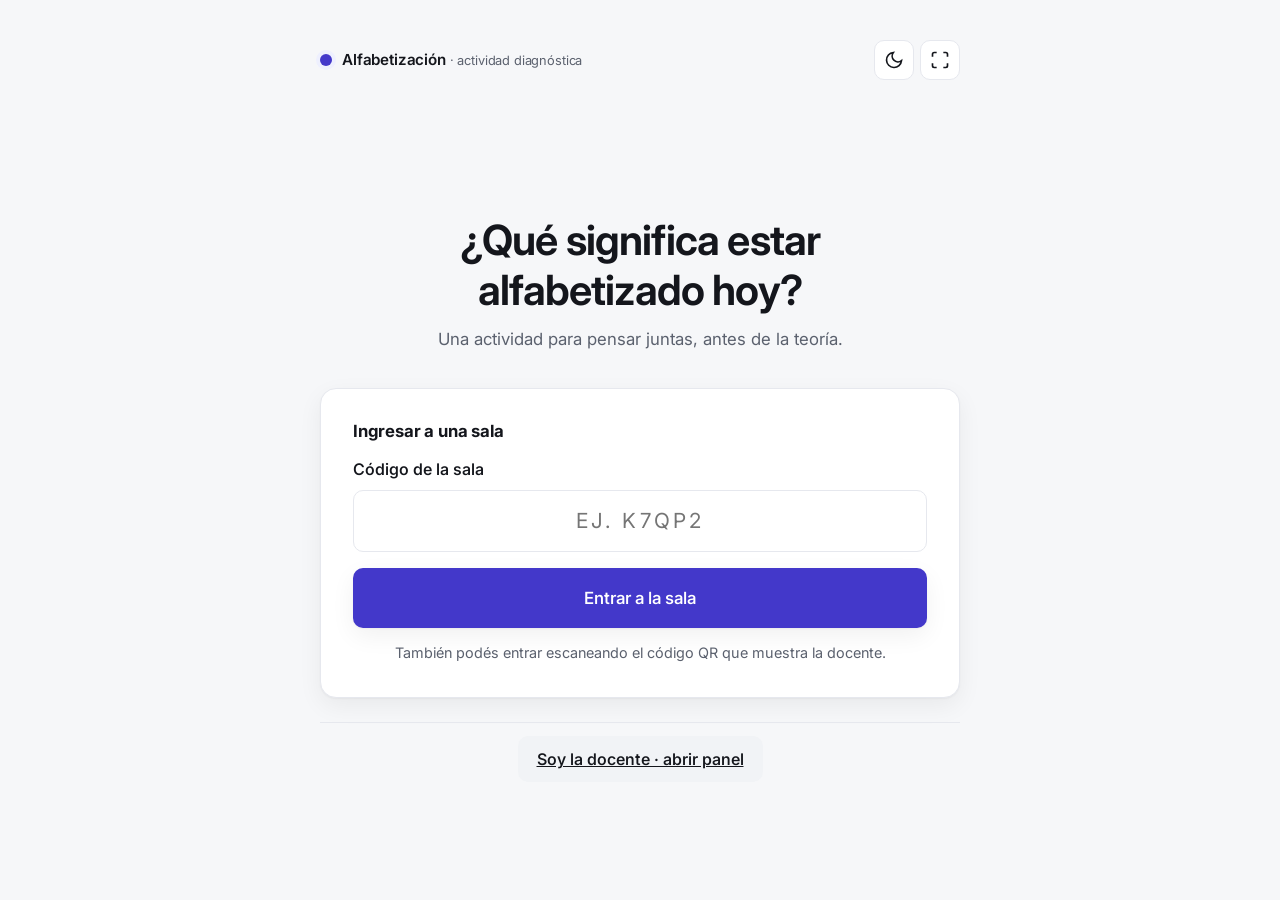
<file: index.html>
<!DOCTYPE html>
<html lang="es" data-tema="claro">
<head>
  <meta charset="UTF-8" />
  <meta name="viewport" content="width=device-width, initial-scale=1, viewport-fit=cover" />
  <title>Alfabetización · Actividad diagnóstica</title>
  <meta name="description" content="Actividad diagnóstica en tiempo real para pensar juntas qué es estar alfabetizado." />

  <!-- Fija el tema antes de pintar para evitar el parpadeo claro/oscuro -->
  <script>
    (function () {
      try {
        var t = localStorage.getItem("tema");
        if (!t) t = matchMedia("(prefers-color-scheme: dark)").matches ? "oscuro" : "claro";
        document.documentElement.dataset.tema = t;
      } catch (e) {}
    })();
  </script>

  <link rel="preconnect" href="https://fonts.googleapis.com" />
  <link rel="preconnect" href="https://fonts.gstatic.com" crossorigin />
  <link href="https://fonts.googleapis.com/css2?family=Fraunces:opsz,wght@9..144,400..600&family=Inter:wght@400..700&display=swap" rel="stylesheet" />
  <link rel="stylesheet" href="css/estilos.css" />
</head>
<body>
  <main class="escena">
    <!-- Barra superior: marca + controles de tema y pantalla completa -->
    <header class="barra-superior">
      <div class="marca">
        <span class="punto" aria-hidden="true"></span>
        <span class="nombre">Alfabetización<span class="sub"> · actividad diagnóstica</span></span>
      </div>
      <div class="controles-barra">
        <button id="btn-tema" class="boton boton-icono" aria-label="Cambiar tema" aria-pressed="false">
          <svg class="icono-luna" viewBox="0 0 24 24" fill="none" stroke="currentColor" stroke-width="2" aria-hidden="true"><path d="M21 12.8A9 9 0 1 1 11.2 3a7 7 0 0 0 9.8 9.8Z"/></svg>
          <svg class="icono-sol" viewBox="0 0 24 24" fill="none" stroke="currentColor" stroke-width="2" aria-hidden="true"><circle cx="12" cy="12" r="4"/><path d="M12 2v2M12 20v2M4.9 4.9l1.4 1.4M17.7 17.7l1.4 1.4M2 12h2M20 12h2M4.9 19.1l1.4-1.4M17.7 6.3l1.4-1.4"/></svg>
        </button>
        <button id="btn-pantalla" class="boton boton-icono" aria-label="Pantalla completa">
          <svg viewBox="0 0 24 24" fill="none" stroke="currentColor" stroke-width="2" aria-hidden="true"><path d="M8 3H5a2 2 0 0 0-2 2v3M16 3h3a2 2 0 0 1 2 2v3M8 21H5a2 2 0 0 1-2-2v-3M16 21h3a2 2 0 0 0 2-2v-3"/></svg>
        </button>
      </div>
    </header>

    <div class="centro">
      <div style="text-align:center; margin-bottom:36px;">
        <h1 class="titulo-grande">¿Qué significa estar<br />alfabetizado hoy?</h1>
        <p class="subtitulo">Una actividad para pensar juntas, antes de la teoría.</p>
      </div>

      <!-- Ingreso de estudiantes -->
      <section class="tarjeta" aria-labelledby="titulo-ingreso">
        <h2 id="titulo-ingreso" style="font-size:1.05rem; margin-bottom:16px;">Ingresar a una sala</h2>
        <label class="etiqueta" for="codigo">Código de la sala</label>
        <input id="codigo" class="campo" inputmode="text" autocomplete="off"
               placeholder="Ej. K7QP2" maxlength="6"
               style="text-transform:uppercase; letter-spacing:.15em; font-size:1.3rem; text-align:center;" />
        <button id="btn-entrar" class="boton boton-primario boton-grande" style="margin-top:16px;">
          Entrar a la sala
        </button>
        <p class="subtitulo" style="text-align:center; font-size:.9rem; margin-top:14px;">
          También podés entrar escaneando el código QR que muestra la docente.
        </p>
      </section>

      <hr class="linea-separadora" />

      <!-- Acceso docente -->
      <div style="text-align:center;">
        <a class="boton boton-suave" href="docente.html">Soy la docente · abrir panel</a>
      </div>
    </div>
  </main>

  <script type="module">
    import { inicializarTema, alternarPantallaCompleta, avisar } from "./js/utils.js";

    inicializarTema(document.getElementById("btn-tema"));
    document.getElementById("btn-pantalla").addEventListener("click", alternarPantallaCompleta);

    const inputCodigo = document.getElementById("codigo");

    // Si vino con ?sala=XXXX (por ejemplo desde un enlace), lo precargamos.
    const salaEnURL = new URLSearchParams(location.search).get("sala");
    if (salaEnURL) inputCodigo.value = salaEnURL.toUpperCase();

    function entrar() {
      const codigo = inputCodigo.value.trim().toUpperCase();
      if (codigo.length < 4) { avisar("Ingresá el código completo de la sala."); return; }
      location.href = `estudiante.html?sala=${encodeURIComponent(codigo)}`;
    }

    document.getElementById("btn-entrar").addEventListener("click", entrar);
    inputCodigo.addEventListener("keydown", (e) => { if (e.key === "Enter") entrar(); });
  </script>
</body>
</html>
</file>
<file: css/estilos.css>
/* =============================================================================
 *  estilos.css  —  Sistema de diseño de la aplicación
 * -----------------------------------------------------------------------------
 *  Estética: calma deliberada. Mucho aire, tipografía limpia (Inter) para la
 *  interfaz y una serif suave (Fraunces) para las afirmaciones —para que
 *  "inviten a pensar"—. Un único acento índigo, sobrio. El tricolor
 *  (verde/ámbar/rojo) vive solo dentro de las tres opciones.
 *
 *  Todo el color pasa por variables CSS, así el modo oscuro es un solo bloque.
 * ========================================================================== */

/* ------------------------------- Tokens (tema claro) ---------------------- */
:root {
  --bg: #f6f7f9;
  --surface: #ffffff;
  --surface-2: #f1f3f6;
  --ink: #14161c;
  --muted: #5b616e;
  --line: #e6e8ee;

  --accent: #4338ca;
  --accent-ink: #ffffff;
  --accent-soft: #eef0fe;

  /* Opciones (tonos apagados, no “semáforo”) */
  --verde: #1f9d57;  --verde-bg: #eaf7ef;  --verde-line: #b6e3c7;
  --ambar: #b57e05;  --ambar-bg: #fbf3e2;  --ambar-line: #ebd6a3;
  --rojo:  #cf4c43;  --rojo-bg:  #fbeceb;  --rojo-line:  #f0c4bf;

  --sombra: 0 1px 2px rgba(17,19,24,.04), 0 8px 24px rgba(17,19,24,.06);
  --sombra-fuerte: 0 12px 40px rgba(17,19,24,.14);

  --r: 16px;      /* radio de tarjetas */
  --r-sm: 10px;   /* radio de botones/chips */
  --paso: .22s cubic-bezier(.2,.7,.2,1);  /* transición base */

  --ancho: 720px; /* ancho máximo de contenido centrado */
}

/* ------------------------------- Tokens (tema oscuro) --------------------- */
:root[data-tema="oscuro"] {
  --bg: #0d0e12;
  --surface: #16181f;
  --surface-2: #1e212a;
  --ink: #eceef3;
  --muted: #9aa1af;
  --line: #262a33;

  --accent: #8b84f5;
  --accent-ink: #0d0e12;
  --accent-soft: #1c1d34;

  --verde: #4ec78a;  --verde-bg: #13241b;  --verde-line: #24503a;
  --ambar: #e0b24e;  --ambar-bg: #271f12;  --ambar-line: #5a4a22;
  --rojo:  #ec6f66;  --rojo-bg:  #291816;  --rojo-line:  #5a302c;

  --sombra: 0 1px 2px rgba(0,0,0,.4), 0 10px 30px rgba(0,0,0,.35);
  --sombra-fuerte: 0 16px 48px rgba(0,0,0,.5);
}

/* --------------------------------- Base ---------------------------------- */
* { box-sizing: border-box; }

html { -webkit-text-size-adjust: 100%; }

body {
  margin: 0;
  min-height: 100dvh;
  background: var(--bg);
  color: var(--ink);
  font-family: "Inter", system-ui, -apple-system, "Segoe UI", Roboto, sans-serif;
  font-size: 16px;
  line-height: 1.55;
  -webkit-font-smoothing: antialiased;
  transition: background var(--paso), color var(--paso);
}

h1, h2, h3 { line-height: 1.2; letter-spacing: -.01em; margin: 0; }
p { margin: 0; }
a { color: var(--accent); }

/* Foco visible y consistente para accesibilidad (teclado). */
:focus-visible {
  outline: 3px solid color-mix(in srgb, var(--accent) 55%, transparent);
  outline-offset: 2px;
  border-radius: 6px;
}

.oculto { display: none !important; }
.visualmente-oculto {
  position: absolute; width: 1px; height: 1px; padding: 0; margin: -1px;
  overflow: hidden; clip: rect(0 0 0 0); white-space: nowrap; border: 0;
}

/* ------------------------------- Estructura ------------------------------ */
.escena {
  max-width: var(--ancho);
  margin: 0 auto;
  padding: clamp(20px, 4vw, 40px);
  min-height: 100dvh;
  display: flex;
  flex-direction: column;
}

/* Barra superior con marca y controles (tema, pantalla completa). */
.barra-superior {
  display: flex;
  align-items: center;
  justify-content: space-between;
  gap: 12px;
  margin-bottom: clamp(24px, 5vw, 48px);
}
.marca { display: flex; align-items: center; gap: 10px; font-weight: 600; }
.marca .punto {
  width: 12px; height: 12px; border-radius: 50%;
  background: var(--accent);
  box-shadow: 0 0 0 4px var(--accent-soft);
}
.marca .nombre { font-size: .95rem; letter-spacing: -.01em; }
.marca .sub { color: var(--muted); font-weight: 400; font-size: .8rem; }

.controles-barra { display: flex; gap: 6px; }

/* Contenido que ocupa el centro vertical de la escena. */
.centro {
  flex: 1;
  display: flex;
  flex-direction: column;
  justify-content: center;
}

/* ------------------------------- Tipografía especial --------------------- */
.titulo-grande {
  font-size: clamp(1.8rem, 6vw, 2.6rem);
  font-weight: 650;
  letter-spacing: -.02em;
}
.subtitulo { color: var(--muted); margin-top: 10px; font-size: 1.05rem; }

/* La afirmación: serif suave, tamaño generoso, muy legible. */
.afirmacion {
  font-family: "Fraunces", Georgia, "Times New Roman", serif;
  font-optical-sizing: auto;
  font-weight: 500;
  font-size: clamp(1.6rem, 5.5vw, 2.4rem);
  line-height: 1.25;
  letter-spacing: -.01em;
  text-wrap: balance;
}

/* --------------------------------- Tarjetas ------------------------------ */
.tarjeta {
  background: var(--surface);
  border: 1px solid var(--line);
  border-radius: var(--r);
  padding: clamp(20px, 4vw, 32px);
  box-shadow: var(--sombra);
}

/* ---------------------------------- Botones ------------------------------ */
.boton {
  appearance: none;
  border: 1px solid var(--line);
  background: var(--surface);
  color: var(--ink);
  font: inherit;
  font-weight: 550;
  padding: 12px 18px;
  border-radius: var(--r-sm);
  cursor: pointer;
  transition: transform var(--paso), background var(--paso), border-color var(--paso), box-shadow var(--paso);
}
.boton:hover { background: var(--surface-2); }
.boton:active { transform: translateY(1px) scale(.99); }
.boton:disabled { opacity: .45; cursor: not-allowed; }

.boton-primario {
  background: var(--accent);
  color: var(--accent-ink);
  border-color: transparent;
  box-shadow: var(--sombra);
}
.boton-primario:hover { background: color-mix(in srgb, var(--accent) 88%, #000); }

.boton-suave { background: var(--surface-2); border-color: transparent; }

.boton-grande { padding: 16px 22px; font-size: 1.05rem; width: 100%; }

/* Botón de ícono cuadrado (tema, pantalla completa). */
.boton-icono {
  width: 40px; height: 40px; padding: 0;
  display: inline-flex; align-items: center; justify-content: center;
  border-radius: 10px;
}
.boton-icono svg { width: 20px; height: 20px; }

.fila-botones { display: flex; gap: 10px; flex-wrap: wrap; }

/* --------------------------------- Campos -------------------------------- */
.campo {
  width: 100%;
  font: inherit;
  color: var(--ink);
  background: var(--surface);
  border: 1px solid var(--line);
  border-radius: var(--r-sm);
  padding: 14px 16px;
  transition: border-color var(--paso), box-shadow var(--paso);
}
.campo:focus {
  outline: none;
  border-color: var(--accent);
  box-shadow: 0 0 0 4px var(--accent-soft);
}
.etiqueta { display: block; font-weight: 550; margin-bottom: 8px; }
textarea.campo { resize: vertical; min-height: 96px; line-height: 1.5; }

.contador { text-align: right; color: var(--muted); font-size: .82rem; margin-top: 6px; }
.contador.limite { color: var(--rojo); }

/* ============================ OPCIONES (chips) ============================ */
/* La “firma” de la app: tres tarjetas grandes y táctiles. */
.opciones { display: grid; gap: 12px; margin-top: 8px; }

.opcion {
  display: flex;
  align-items: center;
  gap: 16px;
  width: 100%;
  text-align: left;
  padding: 18px 20px;
  background: var(--surface);
  border: 1.5px solid var(--line);
  border-radius: 14px;
  cursor: pointer;
  font: inherit;
  font-weight: 550;
  font-size: 1.1rem;
  color: var(--ink);
  transition: transform var(--paso), border-color var(--paso), background var(--paso), box-shadow var(--paso);
}
.opcion:hover { transform: translateY(-2px); box-shadow: var(--sombra); }
.opcion .emoji { font-size: 1.4rem; line-height: 1; }
.opcion .marca-check {
  margin-left: auto;
  width: 24px; height: 24px; border-radius: 50%;
  border: 2px solid var(--line);
  display: grid; place-items: center;
  transition: all var(--paso);
}
.opcion .marca-check svg { width: 14px; height: 14px; opacity: 0; transform: scale(.5); transition: all var(--paso); }

/* Estado seleccionado, con el color semántico de cada opción. */
.opcion[data-clave="acuerdo"].activa    { background: var(--verde-bg); border-color: var(--verde); }
.opcion[data-clave="depende"].activa    { background: var(--ambar-bg); border-color: var(--ambar); }
.opcion[data-clave="desacuerdo"].activa { background: var(--rojo-bg);  border-color: var(--rojo);  }

.opcion[data-clave="acuerdo"].activa    .marca-check { background: var(--verde); border-color: var(--verde); }
.opcion[data-clave="depende"].activa    .marca-check { background: var(--ambar); border-color: var(--ambar); }
.opcion[data-clave="desacuerdo"].activa .marca-check { background: var(--rojo);  border-color: var(--rojo);  }
.opcion.activa .marca-check svg { opacity: 1; transform: scale(1); color: #fff; }

/* Cuando ya respondió, se atenúan las no elegidas. */
.opciones.bloqueadas .opcion:not(.activa) { opacity: .5; }
.opciones.bloqueadas .opcion { cursor: default; transform: none; box-shadow: none; }

/* Despliegue suave del bloque de justificación al elegir una opción. */
.zona-justificacion {
  display: grid;
  grid-template-rows: 0fr;
  opacity: 0;
  transition: grid-template-rows var(--paso), opacity var(--paso), margin var(--paso);
  margin-top: 0;
}
.zona-justificacion.visible {
  grid-template-rows: 1fr;
  opacity: 1;
  margin-top: 24px;
}
.zona-justificacion > .interior { overflow: hidden; }

/* ============================== PROGRESO ================================= */
.progreso { margin-bottom: 28px; }
.progreso .fila {
  display: flex; justify-content: space-between; align-items: baseline;
  font-size: .85rem; color: var(--muted); margin-bottom: 8px;
}
.progreso .fila .paso { font-weight: 600; color: var(--ink); }
.barra-progreso {
  height: 6px; background: var(--surface-2); border-radius: 999px; overflow: hidden;
}
.barra-progreso .relleno {
  height: 100%; width: 0%;
  background: var(--accent);
  border-radius: 999px;
  transition: width .5s cubic-bezier(.2,.7,.2,1);
}

/* Indicador “X de Y respuestas”. */
.contador-respuestas {
  display: inline-flex; align-items: center; gap: 8px;
  color: var(--muted); font-size: .95rem;
}
.contador-respuestas b { color: var(--ink); font-variant-numeric: tabular-nums; }
.punto-vivo {
  width: 8px; height: 8px; border-radius: 50%; background: var(--accent);
  animation: latir 1.6s ease-in-out infinite;
}
@keyframes latir { 0%,100% { opacity: .35; transform: scale(.85); } 50% { opacity: 1; transform: scale(1); } }

/* ============================== RESULTADOS ============================== */
.resultado { margin-bottom: 18px; }
.resultado .encabezado {
  display: flex; justify-content: space-between; align-items: baseline;
  margin-bottom: 8px;
}
.resultado .nombre-opcion { font-weight: 600; display: flex; align-items: center; gap: 10px; }
.resultado .cifras { color: var(--muted); font-size: .9rem; font-variant-numeric: tabular-nums; }
.resultado .cifras b { color: var(--ink); }

.pista { height: 40px; background: var(--surface-2); border-radius: 10px; overflow: hidden; }
.pista .barra {
  height: 100%; width: 0%;
  border-radius: 10px;
  transition: width .9s cubic-bezier(.2,.7,.2,1);
}
.resultado[data-clave="acuerdo"]    .barra { background: var(--verde); }
.resultado[data-clave="depende"]    .barra { background: var(--ambar); }
.resultado[data-clave="desacuerdo"] .barra { background: var(--rojo);  }

/* Justificaciones como tarjetas apiladas. */
.justificaciones { display: grid; gap: 12px; margin-top: 8px; }
.tarjeta-justificacion {
  background: var(--surface);
  border: 1px solid var(--line);
  border-left: 3px solid var(--line);
  border-radius: 12px;
  padding: 16px 18px;
  animation: aparecer .4s ease both;
}
.tarjeta-justificacion[data-clave="acuerdo"]    { border-left-color: var(--verde); }
.tarjeta-justificacion[data-clave="depende"]    { border-left-color: var(--ambar); }
.tarjeta-justificacion[data-clave="desacuerdo"] { border-left-color: var(--rojo);  }
.tarjeta-justificacion .texto { font-size: 1.02rem; }
.tarjeta-justificacion .autor { color: var(--muted); font-size: .82rem; margin-top: 8px; }

@keyframes aparecer { from { opacity: 0; transform: translateY(8px); } to { opacity: 1; transform: none; } }

/* ============================ ESTADOS DE ESPERA ========================= */
.estado-espera { text-align: center; padding: clamp(24px, 8vw, 60px) 0; }
.estado-espera .icono {
  width: 64px; height: 64px; margin: 0 auto 20px;
  border-radius: 20px; display: grid; place-items: center;
  background: var(--accent-soft); color: var(--accent);
}
.estado-espera .icono svg { width: 30px; height: 30px; }
.estado-espera h2 { font-size: 1.5rem; }
.estado-espera p { color: var(--muted); margin-top: 10px; }

/* Puntitos animados de “esperando…”. */
.puntos-espera { display: inline-flex; gap: 5px; margin-top: 18px; }
.puntos-espera span {
  width: 8px; height: 8px; border-radius: 50%; background: var(--muted);
  animation: rebote 1.2s ease-in-out infinite;
}
.puntos-espera span:nth-child(2) { animation-delay: .15s; }
.puntos-espera span:nth-child(3) { animation-delay: .3s; }
@keyframes rebote { 0%,80%,100% { opacity: .3; transform: translateY(0); } 40% { opacity: 1; transform: translateY(-6px); } }

/* =============================== PANEL DOCENTE ========================= */
.grilla-config { display: grid; grid-template-columns: 1fr 1fr; gap: 14px; }
.opcion-switch {
  display: flex; align-items: center; justify-content: space-between; gap: 12px;
  padding: 14px 16px; border: 1px solid var(--line); border-radius: 12px; background: var(--surface);
}
.opcion-switch .txt small { display: block; color: var(--muted); font-weight: 400; font-size: .8rem; }

/* Interruptor accesible (checkbox estilizado). */
.switch { position: relative; width: 44px; height: 26px; flex: none; }
.switch input { position: absolute; opacity: 0; width: 100%; height: 100%; margin: 0; cursor: pointer; }
.switch .pista-sw {
  position: absolute; inset: 0; background: var(--surface-2);
  border: 1px solid var(--line); border-radius: 999px; transition: all var(--paso);
}
.switch .perilla {
  position: absolute; top: 3px; left: 3px; width: 20px; height: 20px;
  background: var(--surface); border-radius: 50%; box-shadow: 0 1px 3px rgba(0,0,0,.25);
  transition: transform var(--paso);
}
.switch input:checked + .pista-sw { background: var(--accent); border-color: var(--accent); }
.switch input:checked ~ .perilla { transform: translateX(18px); }
.switch input:focus-visible + .pista-sw { box-shadow: 0 0 0 4px var(--accent-soft); }

/* Caja del código + QR. */
.caja-sala { display: grid; grid-template-columns: 1fr auto; gap: 24px; align-items: center; }
.codigo-sala {
  font-family: "Fraunces", serif; font-weight: 600;
  font-size: clamp(2.4rem, 9vw, 3.6rem); letter-spacing: .12em;
  color: var(--accent);
}
.qr-caja { background: #fff; padding: 12px; border-radius: 14px; box-shadow: var(--sombra); }
.qr-caja img, .qr-caja canvas { display: block; border-radius: 6px; }

/* Lista de participantes como “fichas”. */
.fichas { display: flex; flex-wrap: wrap; gap: 8px; margin-top: 4px; }
.ficha {
  padding: 6px 12px; border-radius: 999px; font-size: .9rem;
  background: var(--surface-2); border: 1px solid var(--line);
  animation: aparecer .35s ease both;
}
.ficha.respondio { background: var(--verde-bg); border-color: var(--verde-line); }

/* Métricas del resumen final. */
.metricas { display: grid; grid-template-columns: repeat(3, 1fr); gap: 14px; }
.metrica { text-align: center; padding: 20px; border: 1px solid var(--line); border-radius: 14px; background: var(--surface); }
.metrica .num { font-size: 2rem; font-weight: 650; letter-spacing: -.02em; font-variant-numeric: tabular-nums; }
.metrica .rot { color: var(--muted); font-size: .85rem; margin-top: 4px; }

/* Panel de control pegado abajo en el panel docente. */
.panel-control {
  position: sticky; bottom: 0;
  background: color-mix(in srgb, var(--bg) 82%, transparent);
  backdrop-filter: blur(10px);
  border-top: 1px solid var(--line);
  padding: 14px 0; margin-top: 24px;
}
.panel-control .fila-botones { justify-content: center; }

.seccion { margin-bottom: 28px; }
.seccion > h2 { font-size: 1.1rem; margin-bottom: 14px; display: flex; align-items: center; gap: 10px; }
.seccion > h2 .cont { color: var(--muted); font-weight: 500; font-size: .9rem; }

.linea-separadora { height: 1px; background: var(--line); border: 0; margin: 24px 0; }

/* ================================= Avisos =============================== */
.avisos {
  position: fixed; left: 50%; bottom: 24px; transform: translateX(-50%);
  display: flex; flex-direction: column; gap: 8px; z-index: 50; pointer-events: none;
}
.aviso {
  background: var(--ink); color: var(--bg);
  padding: 12px 18px; border-radius: 12px; font-size: .92rem; font-weight: 500;
  box-shadow: var(--sombra-fuerte);
  animation: entrar-aviso .3s ease both;
}
.aviso.saliendo { animation: salir-aviso .4s ease forwards; }
@keyframes entrar-aviso { from { opacity: 0; transform: translateY(12px); } to { opacity: 1; transform: none; } }
@keyframes salir-aviso  { to { opacity: 0; transform: translateY(12px); } }

/* =============================== Responsive ============================= */
@media (max-width: 560px) {
  .grilla-config { grid-template-columns: 1fr; }
  .caja-sala { grid-template-columns: 1fr; justify-items: center; text-align: center; }
  .metricas { grid-template-columns: 1fr; }
  .panel-control .fila-botones { flex-direction: column; }
  .panel-control .boton { width: 100%; }
}

/* Respeta a quienes piden menos movimiento. */
@media (prefers-reduced-motion: reduce) {
  *, *::before, *::after {
    animation-duration: .001ms !important;
    animation-iteration-count: 1 !important;
    transition-duration: .001ms !important;
  }
}

/* ---- Íconos de tema: muestra luna en modo claro y sol en modo oscuro ---- */
.icono-sol, .icono-luna { display: none; }
:root[data-tema="claro"] .icono-luna { display: block; }
:root[data-tema="oscuro"] .icono-sol { display: block; }

/* ======================== Selección múltiple ============================ */
.opciones-multiple {
  display: flex;
  flex-direction: column;
  gap: 10px;
}

.opcion-multiple {
  display: flex;
  align-items: flex-start;
  gap: 12px;
  padding: 14px 16px;
  border: 1.5px solid var(--line);
  border-radius: 14px;
  cursor: pointer;
  transition: border-color .18s, background .18s;
  font-size: .98rem;
  line-height: 1.4;
  user-select: none;
}

.opcion-multiple input[type=checkbox] {
  position: absolute;
  opacity: 0;
  width: 0;
  height: 0;
}

.marca-check-box {
  flex-shrink: 0;
  width: 22px;
  height: 22px;
  border: 2px solid var(--line);
  border-radius: 6px;
  display: flex;
  align-items: center;
  justify-content: center;
  transition: background .18s, border-color .18s;
  margin-top: 1px;
}

.marca-check-box svg {
  width: 13px;
  height: 13px;
  stroke: white;
  opacity: 0;
  transition: opacity .15s;
}

.opcion-multiple.activa {
  border-color: var(--acento);
  background: color-mix(in srgb, var(--acento) 8%, transparent);
}

.opcion-multiple.activa .marca-check-box {
  background: var(--acento);
  border-color: var(--acento);
}

.opcion-multiple.activa .marca-check-box svg {
  opacity: 1;
}

.opcion-multiple:hover:not(.activa) {
  border-color: var(--acento);
  background: color-mix(in srgb, var(--acento) 4%, transparent);
}

/* Badge de tipo de pregunta en el panel docente */
.tipo-badge {
  display: inline-block;
  font-size: .75rem;
  font-weight: 600;
  letter-spacing: .04em;
  text-transform: uppercase;
  color: var(--acento);
  background: color-mix(in srgb, var(--acento) 10%, transparent);
  padding: 3px 10px;
  border-radius: 20px;
  margin-bottom: 8px;
}
</file>
